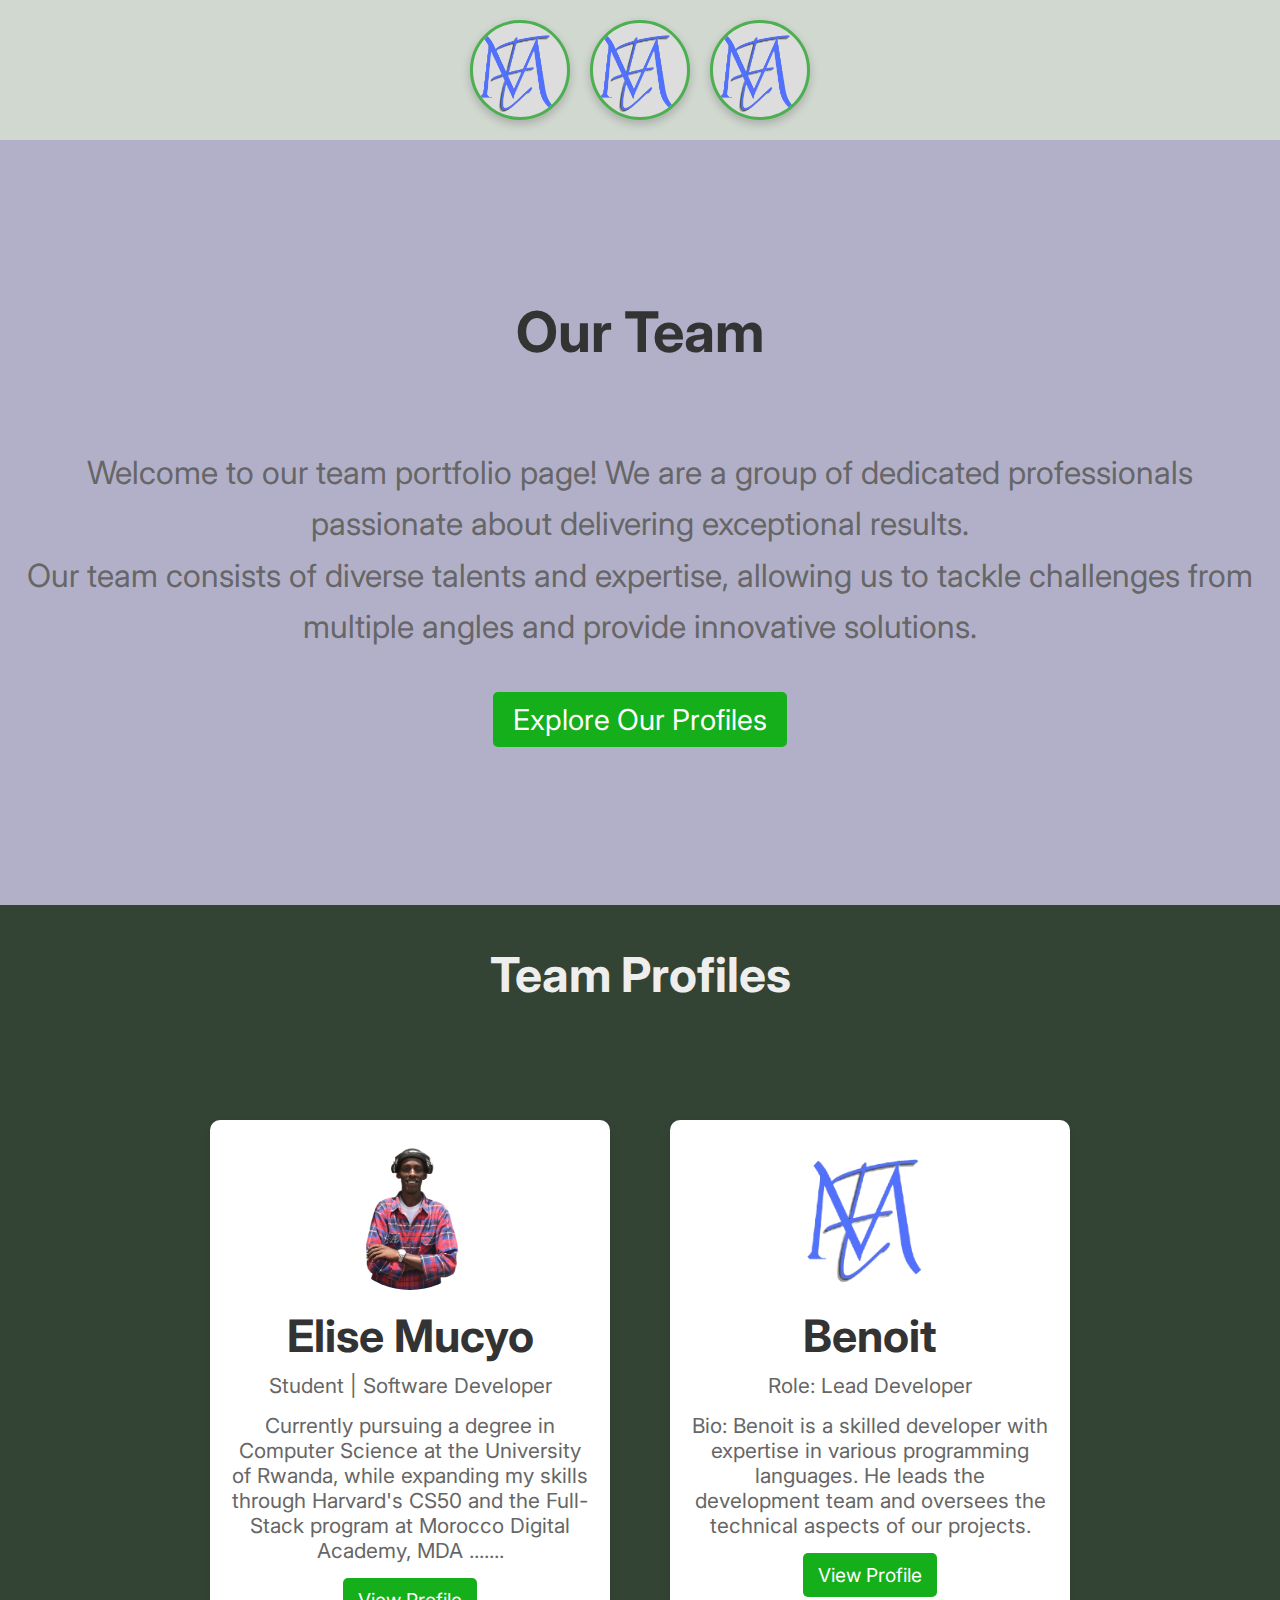
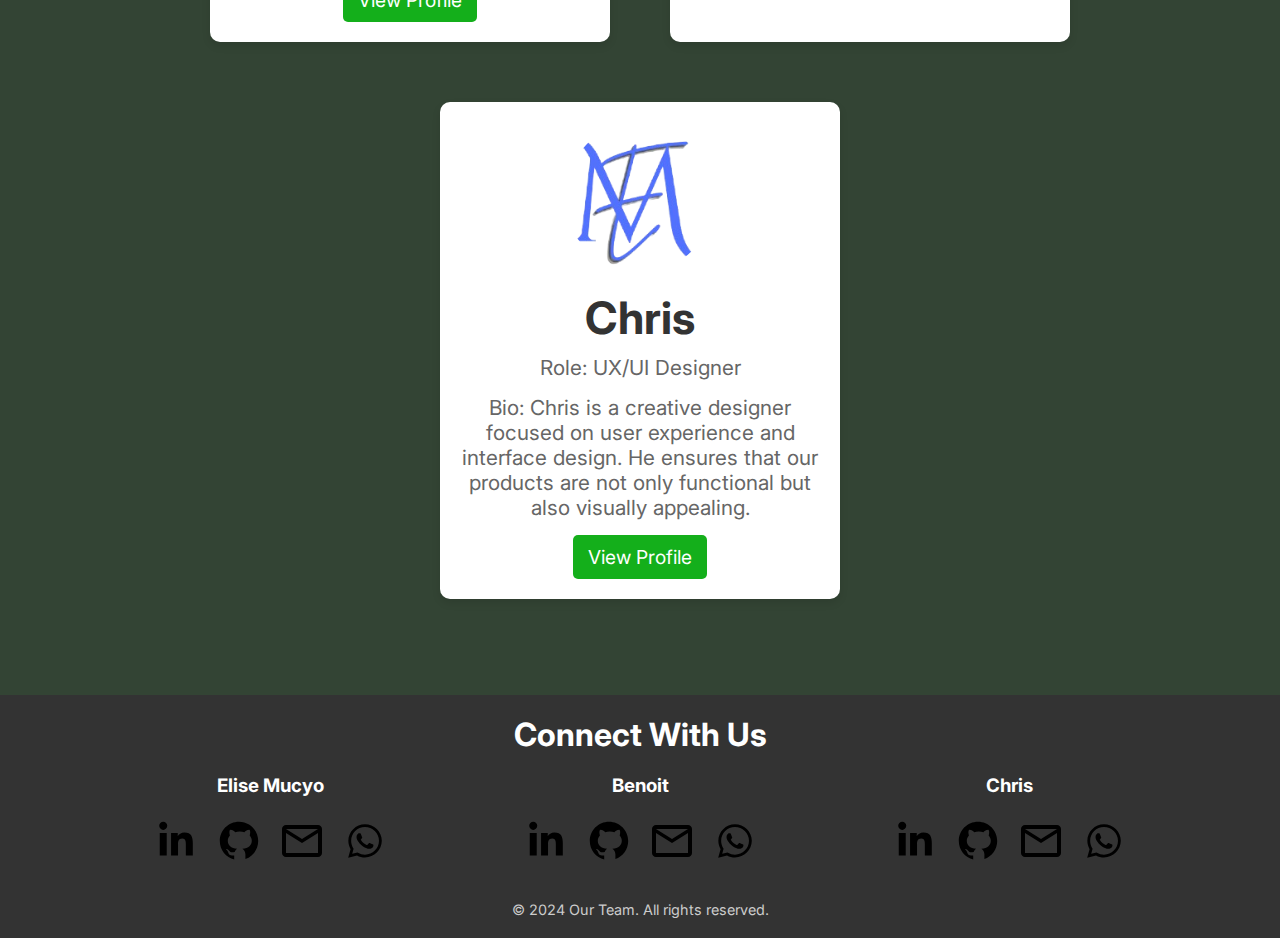
<file: index.html>
<!DOCTYPE html>
<html lang="en">
<head>
    <meta charset="UTF-8">
    <meta name="viewport" content="width=device-width, initial-scale=1.0">
    <link rel="preconnect" href="https://fonts.googleapis.com">
    <link rel="preconnect" href="https://fonts.gstatic.com" crossorigin>
    <link href="https://fonts.googleapis.com/css2?family=Inter:ital,opsz,wght@0,14..32,500;1,14..32,500&family=Zalando+Sans+SemiExpanded:ital,wght@0,200..900;1,200..900&display=swap" rel="stylesheet">
    <link rel="stylesheet" href="./styles/style.css">
    <title>Team Portifolio</title>
</head>
<body>
    <div class="nav-logos">
        <a href="https://mucyoelise.github.io/myportifolio/" class="person-logo"><img src="./assets/img/logo.png" alt="Mucyo"></a>
        <a href="" class="person-logo"><img src="./assets/img/logo.png" alt="Benoit"></a>
        <a href="" class="person-logo"><img src="./assets/img/logo.png" alt="Chris"></a>
    </div>
    </nav>
    <main>
        <section class="hero">
            <h1>Our Team</h1>
            <p>
                Welcome to our team portfolio page! We are a group of dedicated professionals passionate about delivering exceptional results. 
                Our team consists of diverse talents and expertise, allowing us to tackle challenges from multiple angles and provide innovative solutions.
            </p>
            <a href="#team-section">Explore Our Profiles</a>
        </section>
        <section class="team-section" id="team-section">
            <h1>Team Profiles</h1>
            <article class="team-members">
                <article class="member-card">
                    <img src="./assets/img/hero.png" alt="Mucyo">
                    <h2>Elise Mucyo</h2>
                    <p>Student | Software Developer</p>
                    <p>Currently pursuing a degree in Computer Science at the University of Rwanda, while expanding my skills through Harvard's CS50 and the Full-Stack program at Morocco Digital Academy, MDA .......</p>
                    <a target="_blank" href="https://mucyoelise.github.io/myportifolio/">View Profile</a>
                </article>
                <article class="member-card">
                    <img src="./assets/img/logo.png" alt="Benoit">
                    <h2>Benoit</h2>
                    <p>Role: Lead Developer</p>
                    <p>Bio: Benoit is a skilled developer with expertise in various programming languages. He leads the development team and oversees the technical aspects of our projects.</p>
                    <a href="#">View Profile</a>
                </article>
                <article class="member-card">
                    <img src="./assets/img/logo.png" alt="Chris">
                    <h2>Chris</h2>
                    <p>Role: UX/UI Designer</p>
                    <p>Bio: Chris is a creative designer focused on user experience and interface design. He ensures that our products are not only functional but also visually appealing.</p>
                    <a href="#">View Profile</a>
                </article>
            </article>
        </section>
    </main>
    <footer>
        <h1>Connect With Us</h1>
        <div class="members-socials">
            <div>
                <h3>Elise Mucyo</h3>
                <div class="social-links">
                    <a target="_blank" href="https://www.linkedin.com/in/elise-mucyo/"><img src="./assets/icons/linkedin-icon.svg" alt="LinkedIn"></a>
                    <a target="_blank" href="https://github.com/mucyoelise/"><img src="./assets/icons/github-icon.svg" alt="Github"></a>
                    <a target="_blank" href="mailto:elisemcyo@gmail.com"><img src="./assets/icons/email-icon.svg" alt="Email"></a>
                    <a target="_blank" href="https://wa.me/250781541060"><img src="./assets/icons/whatsapp-icon.svg" alt="WhatsApp"></a>
                </div>
            </div>
            
            <div>
                <h3>Benoit</h3>
                <div class="social-links">
                    <a target="_blank" href="#"><img src="./assets/icons/linkedin-icon.svg" alt="LinkedIn"></a>
                    <a target="_blank" href="#"><img src="./assets/icons/github-icon.svg" alt="Github"></a>
                    <a target="_blank" href="#"><img src="./assets/icons/email-icon.svg" alt="Email"></a>
                    <a target="_blank" href="#"><img src="./assets/icons/whatsapp-icon.svg" alt="WhatsApp"></a>
                </div>
            </div>
            
            <div>
                <h3>Chris</h3>
                <div class="social-links">
                    <a target="_blank" href="#"><img src="./assets/icons/linkedin-icon.svg" alt="LinkedIn"></a>
                    <a target="_blank" href="#"><img src="./assets/icons/github-icon.svg" alt="Github"></a>
                    <a target="_blank" href="#"><img src="./assets/icons/email-icon.svg" alt="Email"></a>
                    <a target="_blank" href="#"><img src="./assets/icons/whatsapp-icon.svg" alt="WhatsApp"></a>
                </div>
            </div> 

        </div>
        <p>&copy; 2024 Our Team. All rights reserved.</p>
    </footer>
</body>
</html>
</file>
<file: styles/style.css>
*{
    box-sizing: border-box;
    margin: 0;
    padding: 0;
    font-family: 'Inter', sans-serif;
}
div.nav-logos {
    display: flex;
    justify-content: center;
    gap: 20px; /* Space between logos */
    padding: 20px;
    background-color: rgba(158, 172, 156, 0.473); /* Light background for contrast */
}

/* Circle container */
.person-logo {
  width: 100px;          /* Circle size */
  height: 100px;
  border-radius: 50%;     /* Makes it a perfect circle */
  overflow: hidden;       /* Ensures image stays inside */
  border: 3px solid #4CAF50; /* Optional border */
  display: flex;
  justify-content: center;
  align-items: center;
  background-color: #ddd; /* Background color when no image */
  box-shadow: 0 4px 10px rgba(0, 0, 0, 0.2);
  transition: all 0.3s ease;
}
.person-logo:hover {
  box-shadow: 0 6px 15px rgba(0, 0, 0, 0.3);
  transform: translateY(-5px);
  background-color: #ccc;
}


/* Image inside circle */
.person-logo img {
  width: 100%;
  height: 100%;
  object-fit: cover; /* Makes sure the image fills the circle nicely */
}

section.hero {
    display: flex;
    flex-direction: column;
    justify-content: center;
    align-items: center;
    gap: 20px;
    height: 85vh;
    text-align: center;
    padding: 50px 20px;
    background-color: rgb(178, 176, 201);
}

section.hero h1 {
    font-weight: bold;
    font-size: 3.5em;
    margin-bottom: 10px;
    color: #333;
}

section.hero p {
    font-size: 2em;
    line-height: 1.6em;
    white-space: pre-line;
    margin-bottom: 20px;
    color: #666;
    
}

section.hero a {
    display: inline-block;
    padding: 10px 20px;
    font-size: 1.8em;
    background-color: #14af1b;
    color: white;
    text-decoration: none;
    border-radius: 5px;
    transition: background-color 0.3s ease;
}

section.hero a:hover {
    background-color: #07420b;
}

section.team-section {
    text-align: center;
    padding: 40px 20px 0 20px;
    background-color: #334434;
}

section.team-section h1 {
    font-size: 3em;
    color: #eeeeee;
    margin-bottom: 20px;
}

article.team-members {
    display: flex;
    flex-wrap: wrap;
    justify-content: center;
    gap: 60px;
    padding: 6em 20px;

}

.member-card {
    background-color: white;
    border-radius: 10px;
    box-shadow: 0 4px 8px rgba(0, 0, 0, 0.1);
    width: 400px;
    padding: 20px;
    transition: transform 0.3s ease;
}
.member-card:hover {
    transform: translateY(-10px);
}
.member-card img {
    width: 150px;
    height: 150px;
    border-radius: 50%;
    object-fit: cover;
    margin-bottom: 15px;
}
.member-card h2 {
    font-size: 2.8em;
    margin-bottom: 10px;
    color: #333;
}
.member-card p {
    font-size: 1.3em;
    color: #666;
    margin-bottom: 15px;
}

.member-card a {
    display: inline-block;
    padding: 10px 15px;
    font-size: 1.2em;
    background-color: #14af1b;
    color: white;
    text-decoration: none;
    border-radius: 5px;
    transition: background-color 0.3s ease;
}

.member-card a:hover {
    background-color: #07420b;
}

footer {
    text-align: center;
    padding: 20px;
    background-color: #333;
    color: white;
}

div.members-socials {
    display: flex;
    flex-wrap: wrap;
    justify-content: space-evenly;
    margin-top: 10px;
}
div.members-socials h3 {
    margin: 0 10px;
    color: white;
    font-weight: bold;
    padding: 10px;
}

.social-links {
    display: flex;
    flex-wrap: wrap;
    align-items: center;
    gap: 15px;
    margin-top: 10px;
}

.social-links a img{
    width: 48px;
    height: 48px;
    text-decoration: none;
    font-size: 1.2em;
    transition: color 0.3s ease;
}
div.members-socials a:hover {
    text-decoration: underline;
}

footer p {
    margin-top: 2rem;
    font-size: 0.9em;
    color: #ccc;
}

@media (max-width: 768px) {
    section.hero h1 {
        font-size: 3.5em;
    }
    section.hero p {
        font-size: 1.6em;
    }
    .member-card {
        width: 95%;
    }

    .members-socials {
        flex-direction: column;
        align-items: center;
    }
}
</file>
